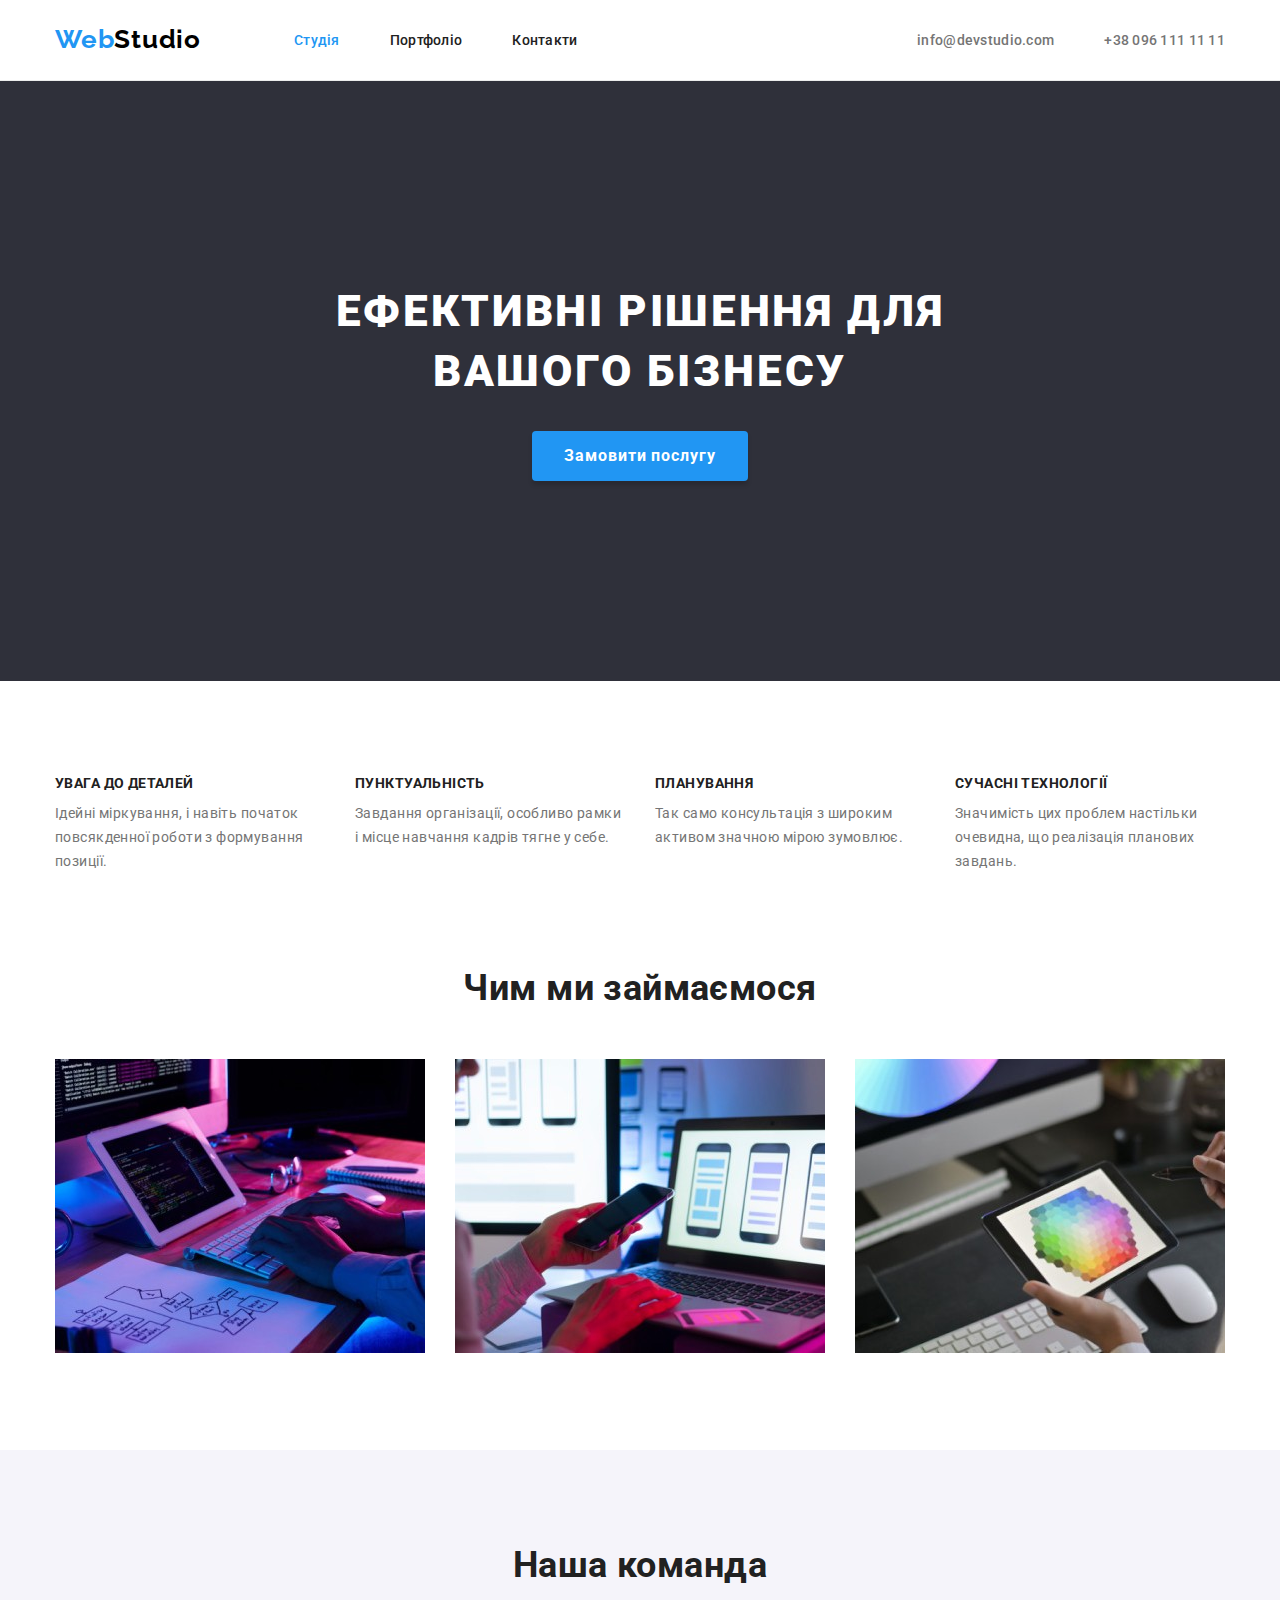
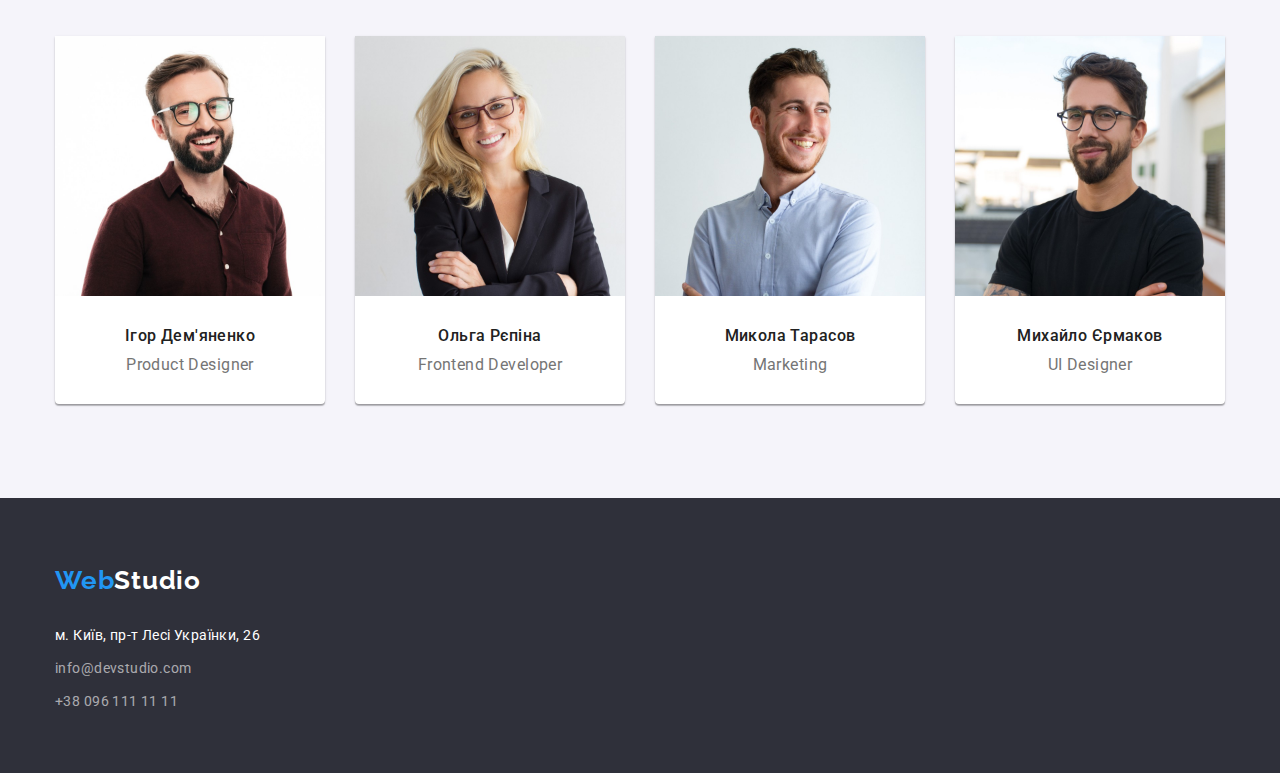
<file: index.html>
<!DOCTYPE html>
<html lang="uk">

<head>
  <meta charset="UTF-8">
  <meta http-equiv="X-UA-Compatible" content="IE=edge">
  <meta name="viewport" content="width=device-width, initial-scale = 1.0">
  <title>Головна</title>
  <link rel="stylesheet" href="https://cdnjs.cloudflare.com/ajax/libs/modern-normalize/1.1.0/modern-normalize.css">
  <link rel="stylesheet" href="css/styles.css">
  <link href="https://fonts.googleapis.com/css2?family=Raleway:wght@700&family=Roboto:wght@400;500;700;900&display=swap"
    rel="stylesheet">
</head>

<body>
  <header class="hero-header header">
    <!-- Contacts  -->
    <div class="container header">
      <a href="" rel="noopener noreferrer nofollow" class="link webstudio"><span class="text-web">Web</span><span
          class="text-studio">Studio</span></a>
      <nav class="nav">
        <ul class="header-list">
          <li class="list-item">
            <a href="./index.html" class="studio link">Студія</a>
          </li>
          <li class="list-item">
            <a href="./portfolio.html" class="portfolio link">Портфоліо</a>
          </li>
          <li class="list-item">
            <a href="" class="contacts link">Контакти</a>
          </li>
        </ul>
      </nav>
      <ul class="list-contacts">
        <li class="list-item">
          <a href="mailto:info@devstudio.com" class="mail link">info@devstudio.com</a>
        </li>
        <li class="list-item">
          <a href="tel:380961111111" class="tel link">+38 096 111 11 11</a>
        </li>
      </ul>
    </div>
  </header>
  <main>
    <!-- Main page -->
    <section class="hero section">
      <div class="container main">
        <h1 class="main-text">Ефективні рішення для вашого бізнесу</h1>
        <button type="button" class="button">Замовити послугу</button>
      </div>
    </section>
    <!-- Our benefits! -->
    <section class="benefits section">
      <div class="container benefits">
        <h2 class="benefits-head visually-hidden">Особливості</h2>
        <ul class="benefits-list">
          <li class="list-item">
            <h3 class="subhead-item">УВАГА ДО ДЕТАЛЕЙ</h3>
            <p class="text-item">
              Ідейні міркування, і навіть початок повсякденної роботи з
              формування позиції.
            </p>
          </li>
          <li class="list-item">
            <h3 class="subhead-item">ПУНКТУАЛЬНІСТЬ</h3>
            <p class="text-item">
              Завдання організації, особливо рамки і місце навчання кадрів тягне
              у себе.
            </p>
          </li>
          <li class="list-item">
            <h3 class="subhead-item">ПЛАНУВАННЯ</h3>
            <p class="text-item">
              Так само консультація з широким активом значною мірою зумовлює.
            </p>
          </li>
          <li class="list-item">
            <h3 class="subhead-item">СУЧАСНІ ТЕХНОЛОГІЇ</h3>
            <p class="text-item">
              Значимість цих проблем настільки очевидна, що реалізація планових
              завдань.
            </p>
          </li>
        </ul>
      </div>
    </section>
    <!-- What are we doing? -->
    <section class="who-we-are">
      <div class="container doing">
        <h2 class="doing-head">Чим ми займаємося</h2>
        <ul class="doing-list">
          <li class="list-item">
            <img src="./images/box1.jpg" alt="typing in keywords" width="370" height="294" class="picture">
          </li>
          <li class="list-item">
            <img src="./images/box2.jpg" alt="phone in hand" width="370" height="294" class="picture">
          </li>
          <li class="list-item">
            <img src="./images/box3.jpg" alt="writing by tablet" width="370" height="294" class="picture">
          </li>
        </ul>
      </div>
    </section>
    <!-- Our team -->
    <section class="team section">
      <div class="container team">
        <h2 class="team-head">Наша команда</h2>
        <ul class="team-list">
          <li class="list-item">
            <img src="./images/teamcard1.jpg" alt="product designer" width="270" height="260" class="card-picture">
            <div class="text">
              <h3 class="subhead-item">Ігор Дем'яненко</h3>
              <p class="text-item">Product Designer</p>
            </div>
          </li>
          <li class="list-item">
            <img src="./images/teamcard2.jpg" alt="Frontend Developer" width="270" height="260" class="card-picture">
            <div class="text">
              <h3 class="subhead-item">Ольга Рєпіна</h3>
              <p class="text-item">Frontend Developer</p>
            </div>
          </li>
          <li class="list-item">
            <img src="./images/teamcard3.jpg" alt="Marketing" width="270" height="260" class="card-picture">
            <div class="text">
              <h3 class="subhead-item">Микола Тарасов</h3>
              <p class="text-item">Marketing</p>
            </div>
          </li>
          <li class="list-item">
            <img src="./images/teamcard4.jpg" alt="UI Designer" width="270" height="260" class="card-picture">
            <div class="text">
              <h3 class="subhead-item">Михайло Єрмаков</h3>
              <p class="text-item">UI Designer</p>
            </div>
          </li>
        </ul>
      </div>
    </section>
  </main>
  <footer class="footer">
    <!-- Logo and address -->
    <div class="container below">
      <a href="" rel="noopener noreferrer nofollow" class="link webstudio-below"><span class="text-web">Web</span><span
          class="text-studio">Studio</span></a>
      <address class="address">
        <ul class="footer-list">
          <li class="list-item">
            <a href="https://www.google.com/maps/place/%D0%B1%D1%83%D0%BB.+%D0%9B%D0%B5%D1%81%D0%B8+%D0%A3%D0%BA%D1%80%D0%B0%D0%B8%D0%BD%D0%BA%D0%B8,+26,+%D0%9A%D0%B8%D0%B5%D0%B2,+%D0%A3%D0%BA%D1%80%D0%B0%D0%B8%D0%BD%D0%B0,+02000/@50.4265807,30.5361971,17z/data=!3m1!4b1!4m5!3m4!1s0x40d4cf0e033ecbe9:0x57a4dffefec77da0!8m2!3d50.4265807!4d30.5383858"
              class="link position">м. Київ, пр-т Лесі Українки, 26
            </a>
          </li>
          <li class="list-item">
            <a href="mailto:info@devstudio.com" class="link">info@devstudio.com</a>
          </li>
          <li class="list-item">
            <a href="tel:+380961111111" class="link">+38 096 111 11 11</a>
          </li>
        </ul>
      </address>
    </div>
  </footer>
</body>

</html>
</file>
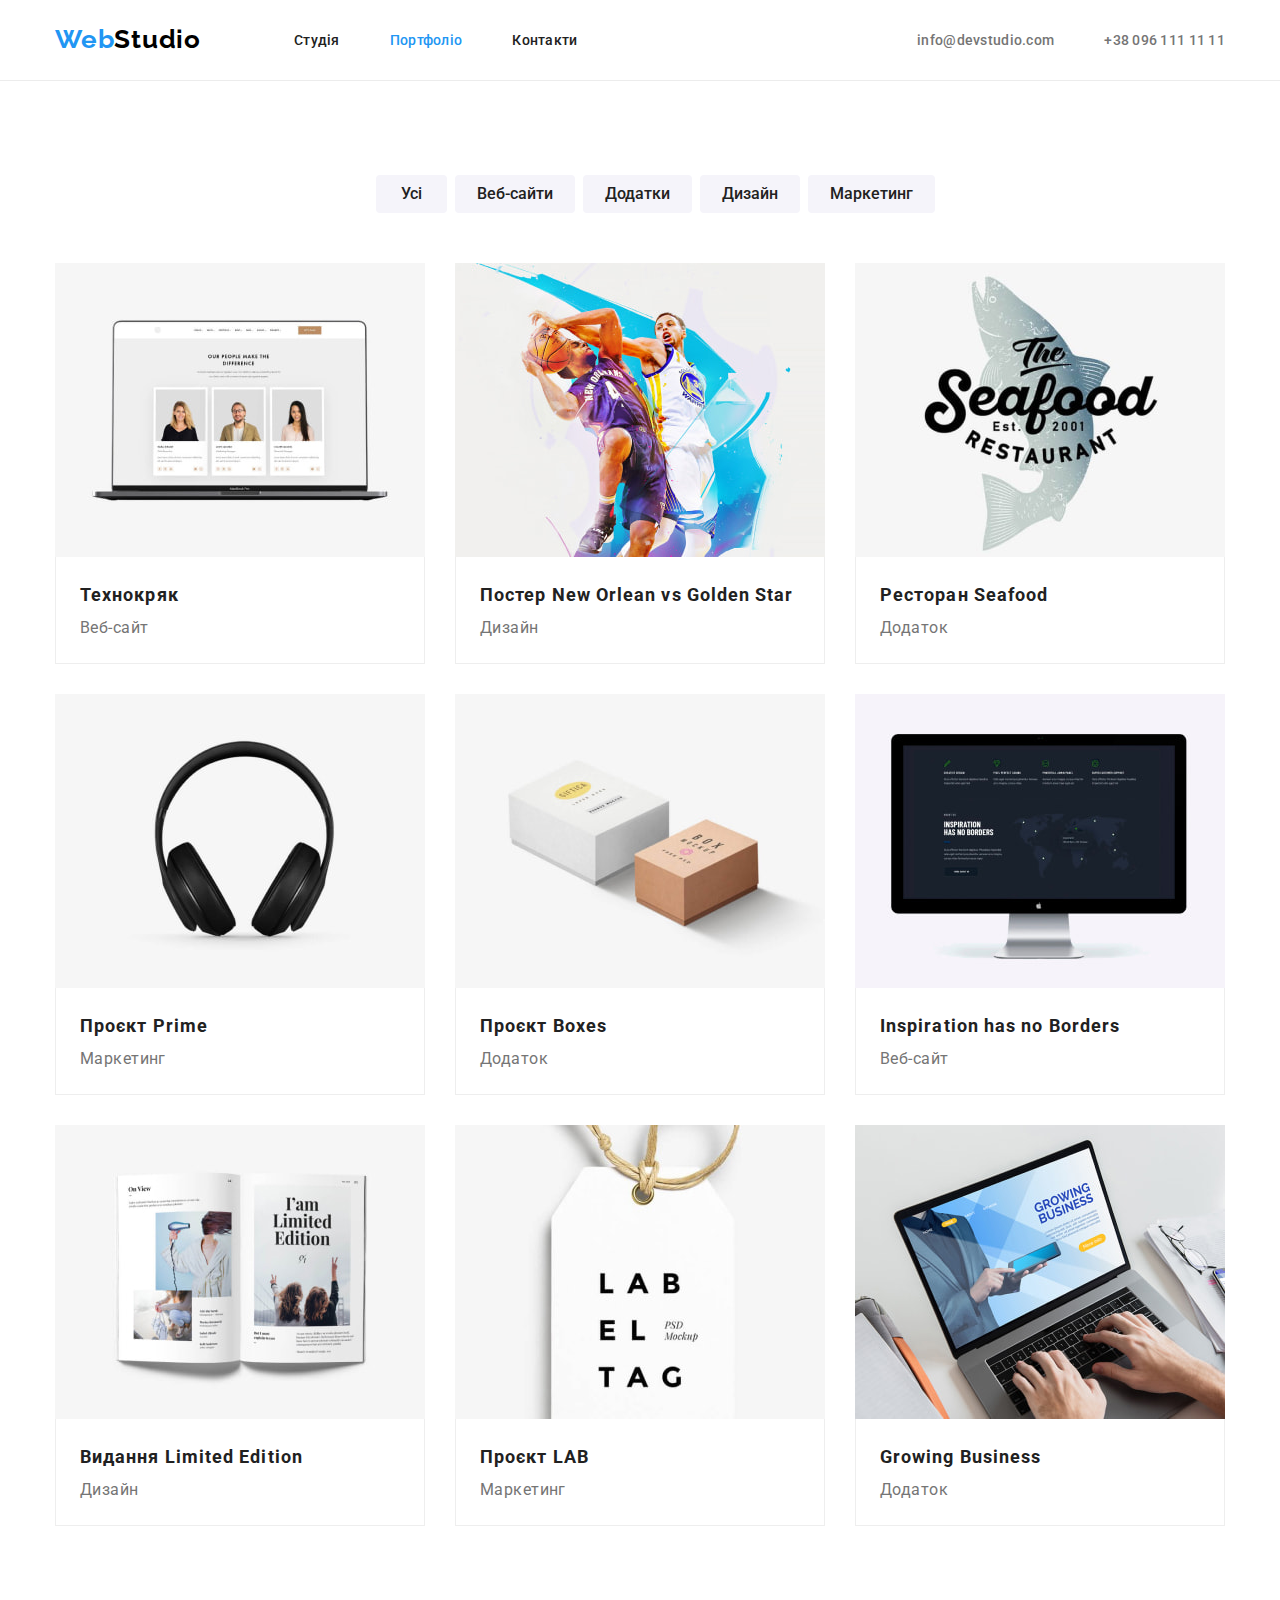
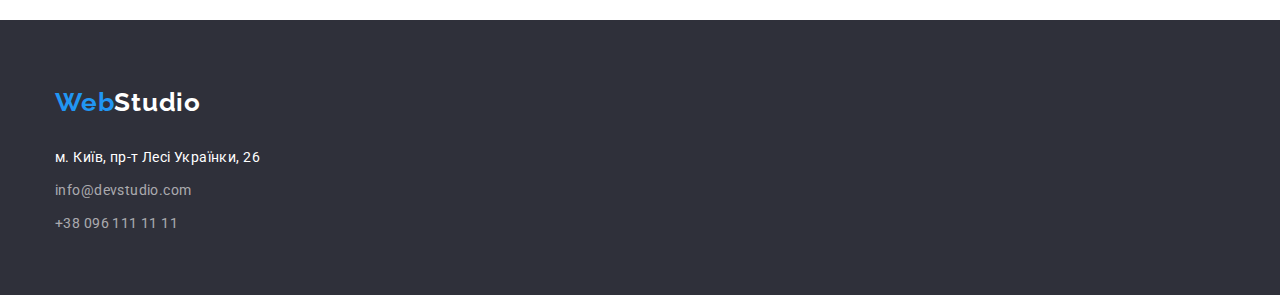
<file: portfolio.html>
<!DOCTYPE html>
<html lang="uk">

<head>
  <meta charset="UTF-8">
  <meta http-equiv="X-UA-Compatible" content="IE=edge">
  <meta name="viewport" content="width=device-width, initial-scale = 1.0">
  <title>Портфоліо</title>
  <link rel="stylesheet" href="https://cdnjs.cloudflare.com/ajax/libs/modern-normalize/1.1.0/modern-normalize.css">
  <link rel="stylesheet" href="css/styles.css">
  <link href="https://fonts.googleapis.com/css2?family=Raleway:wght@700&family=Roboto:wght@400;500;700;900&display=swap"
    rel="stylesheet">
</head>

<body>
  <header class="portfolio-header header">
    <!-- Contacts  -->
    <div class="container header">
      <a href="" class="link webstudio" rel="noopener noreferrer nofollow"><span class="text-web">Web</span><span
          class="text-studio">Studio</span></a>
      <nav class="nav">
        <ul class="header-list">
          <li class="list-item">
            <a href="./index.html" rel="noopener noreferrer nofollow" class="studio link">Студія</a>
          </li>
          <li class="list-item">
            <a href="./portfolio.html" rel="noopener noreferrer nofollow" class="portfolio link">Портфоліо</a>
          </li>
          <li class="list-item">
            <a href="" rel="noopener noreferrer nofollow" class="contacts link">Контакти</a>
          </li>
        </ul>
      </nav>
      <ul class="list-contacts">
        <li class="list-item">
          <a href="mailto:info@devstudio.com" class="mail link">info@devstudio.com</a>
        </li>
        <li class="list-item">
          <a href="tel:380961111111" class="tel link">+38 096 111 11 11</a>
        </li>
      </ul>
    </div>
  </header>
  <main>
    <section class="portfolio-section section">
      <div class="container page-portfolio">
        <h1 class="portfolio-head visually-hidden">Портфоліо</h1>
        <ul class="filter-list">
          <li class="list-item">
            <button type="button" class="filters filters-first">Усі</button>
          </li>
          <li class="list-item">
            <button type="button" class="filters">Веб-сайти</button>
          </li>
          <li class="list-item">
            <button type="button" class="filters">Додатки</button>
          </li>
          <li class="list-item">
            <button type="button" class="filters">Дизайн</button>
          </li>
          <li class="list-item">
            <button type="button" class="filters">Маркетинг</button>
          </li>
        </ul>
        <ul class="card-list">
          <li class="list-item">
            <a href="" class="link">
              <img src="./images/picture1.jpg" alt="some people in laptop" width="370" height="294"
                class="portfolio-picture">
              <div class="text-portfolio">
                <h2 class="subhead-item">Технокряк</h2>
                <p class="text-item">Веб-сайт</p>
              </div>
            </a>
          </li>
          <li class="list-item">
            <a href="" class="link">
              <img src="./images/picture2.jpg" alt="basketball" width="370" height="294" class="portfolio-picture">
              <div class="text-portfolio">
                <h2 class="subhead-item">Постер New Orlean vs Golden Star</h2>
                <p class="text-item">Дизайн</p>
              </div>
            </a>
          </li>
          <li class="list-item">
            <a href="" class="link">
              <img src="./images/picture3.jpg" alt="seafood restaurant" width="370" height="294"
                class="portfolio-picture">
              <div class="text-portfolio">
                <h2 class="subhead-item">Ресторан Seafood</h2>
                <p class="text-item">Додаток</p>
              </div>
            </a>
          </li>
          <li class="list-item">
            <a href="" class="link">
              <img src="./images/picture4.jpg" alt="headphone" width="370" height="294" class="portfolio-picture">
              <div class="text-portfolio">
                <h2 class="subhead-item">Проєкт Prime</h2>
                <p class="text-item">Маркетинг</p>
              </div>
            </a>
          </li>
          <li class="list-item">
            <a href="" class="link">
              <img src="./images/picture5.jpg" alt="boxes" width="370" height="294" class="portfolio-picture">
              <div class="text-portfolio">
                <h2 class="subhead-item">Проєкт Boxes</h2>
                <p class="text-item">Додаток</p>
              </div>
            </a>
          </li>
          <li class="list-item">
            <a href="" class="link">
              <img src="./images/picture6.jpg" alt="display" width="370" height="294" class="portfolio-picture">
              <div class="text-portfolio">
                <h2 class="subhead-item">Inspiration has no Borders</h2>
                <p class="text-item">Веб-сайт</p>
              </div>
            </a>
          </li>
          <li class="list-item">
            <a href="" class="link">
              <img src="./images/picture7.jpg" alt="limited edition" width="370" height="294" class="portfolio-picture">
              <div class="text-portfolio">
                <h2 class="subhead-item">Видання Limited Edition</h2>
                <p class="text-item">Дизайн</p>
              </div>
            </a>
          </li>
          <li class="list-item">
            <a href="" class="link">
              <img src="./images/picture8.jpg" alt="label tag" width="370" height="294" class="portfolio-picture">
              <div class="text-portfolio">
                <h2 class="subhead-item">Проєкт LAB</h2>
                <p class="text-item">Маркетинг</p>
              </div>
            </a>
          </li>
          <li class="list-item">
            <a href="" class="link">
              <img src="./images/picture9.jpg" alt="laptop" width="370" height="294" class="portfolio-picture">
              <div class="text-portfolio">
                <h2 class="subhead-item">Growing Business</h2>
                <p class="text-item">Додаток</p>
              </div>
            </a>
          </li>
        </ul>
      </div>
    </section>
  </main>
  <footer class="footer">
    <!-- Logo and address -->
    <div class="container below">
      <a href="" rel="noopener noreferrer nofollow" class="link webstudio-below"><span class="text-web">Web</span><span
          class="text-studio">Studio</span></a>
      <address class="address">
        <ul class="footer-list">
          <li class="list-item">
            <a href="https://www.google.com/maps/place/%D0%B1%D1%83%D0%BB.+%D0%9B%D0%B5%D1%81%D0%B8+%D0%A3%D0%BA%D1%80%D0%B0%D0%B8%D0%BD%D0%BA%D0%B8,+26,+%D0%9A%D0%B8%D0%B5%D0%B2,+%D0%A3%D0%BA%D1%80%D0%B0%D0%B8%D0%BD%D0%B0,+02000/@50.4265807,30.5361971,17z/data=!3m1!4b1!4m5!3m4!1s0x40d4cf0e033ecbe9:0x57a4dffefec77da0!8m2!3d50.4265807!4d30.5383858"
              class="position link">м. Київ, пр-т Лесі Українки, 26</a>
          </li>
          <li class="list-item">
            <a href="mailto:info@devstudio.com" class="link">info@devstudio.com</a>
          </li>
          <li class="list-item">
            <a href="tel:+380961111111" class="link">+38 096 111 11 11</a>
          </li>
        </ul>
      </address>
    </div>
  </footer>
</body>

</html>
</file>
<file: css/styles.css>
/* Global settings */
:root {
  --blue-color: #2196f3;
  --white-color: #ffffff;
  --light-black-color: #2f303a;
  --grey-color: #757575;
  --black-color: #000000;
  --dark-black-color: #212121;
}
body {
  font-family: "Roboto", sans-serif;
  font-size: 14px;
  letter-spacing: 0.03em;
}
*,
*::before,
*::after {
  box-sizing: border-box;
}
ul,
h1,
h2,
h3,
p {
  margin: 0;
  padding: 0;
}
.list-item {
  list-style: none;
}
.link {
  text-decoration: none;
}
.visually-hidden {
  position: absolute;
  width: 1px;
  height: 1px;
  margin: -1px;
  border: 0;
  padding: 0;

  white-space: nowrap;
  clip-path: inset(100%);
  clip: rect(0 0 0 0);
  overflow: hidden;
}
.section {
  padding: 94px 0;
}
.container {
  display: flex;
  width: 1200px;
  padding: 0 15px;
  margin: 0 auto;
  align-items: center;
}
/* header settings */
.studio,
.portfolio,
.contacts {
  padding-top: 32px;
  padding-bottom: 32px;
  font-weight: 500;
  font-size: 14px;
  line-height: calc(16 / 14);
  letter-spacing: 0.02em;
  color: var(--dark-black-color);
}
.hero-header .studio,
.portfolio-header .portfolio {
  color: var(--blue-color);
}
.hero-header .portfolio .portfolio-header .studio {
  color: var(--dark-black-color);
}
.mail,
.tel {
  padding-top: 32px;
  padding-bottom: 32px;
  font-weight: 500;
  font-size: 14px;
  line-height: calc(16 / 14);
  letter-spacing: 0.02em;
  color: var(--grey-color);
}
.studio:hover,
.studio:focus,
.portfolio:hover,
.portfolio:focus,
.contacts:hover,
.contacts:focus,
.mail:hover,
.mail:focus,
.tel:hover,
.tel:focus,
.place:hover,
.place:focus {
  color: var(--blue-color);
}
.text-web {
  color: var(--blue-color);
}
.header .text-studio {
  color: var(--black-color);
}
.hero-header {
  border-bottom: 1px solid #ececec;
}
.portfolio-header {
  border-bottom: 1px solid #ececec;
}
.header-list {
  display: flex;
  justify-content: space-between;
}
.nav .list-item {
  padding-top: 32px;
  padding-bottom: 32px;
  align-items: center;
}
.nav .list-item:not(:last-child) {
  margin-right: 50px;
}
.webstudio {
  font-family: "Raleway";
  margin-right: 93px;
  font-weight: 700;
  font-size: 26px;
  line-height: calc(31 / 26);
  letter-spacing: 0.03em;
  padding-top: 24px;
  padding-bottom: 25px;
}
.list-contacts {
  display: flex;
  margin-left: auto;
  align-items: center;
}
.list-contacts .list-item:not(:last-child) {
  margin-right: 50px;
}
.footer .text-studio {
  color: var(--white-color);
}
/* hero main settings */
.main-text {
  width: 696px;
  margin-bottom: 30px;
  margin-left: auto;
  margin-right: auto;
  font-weight: 900;
  font-size: 44px;
  line-height: calc(60 / 44);
  text-align: center;
  letter-spacing: 0.06em;
  text-transform: uppercase;
  color: var(--white-color);
}
.button {
  box-sizing: inherit;
  display: inherit;
  align-items: center;
  justify-content: center;
  cursor: pointer;
  font-family: inherit;
  font-weight: 700;
  font-size: 16px;
  line-height: calc(30 / 16);
  letter-spacing: 0.06em;
  color: var(--white-color);
  background-color: var(--blue-color);
  box-shadow: 0px 4px 4px rgba(0, 0, 0, 0.15);
  border-radius: 4px;
  margin: 0 auto;
  width: 216px;
  height: 50px;
  padding: 0;
  border: transparent;
}
.button:active,
.button:hover,
.button:focus {
  background-color: #188ce8;
}
.hero {
  display: flex;
  background-color: var(--light-black-color);
  padding: 200px 0;
}
.container.main {
  display: block;
}
/* benefits section settings */
.benefits-head,
.doing-head,
.team-head,
.portfolio-head {
  font-weight: 700;
  font-size: 36px;
  line-height: calc(42 / 36);
  text-align: center;
  color: var(--dark-black-color);
}
.benefits .subhead-item {
  font-size: 14px;
  font-weight: 700;
  line-height: calc(16 / 14);
  text-transform: uppercase;
  color: var(--dark-black-color);
  margin-bottom: 10px;
}
.benefits .text-item {
  line-height: calc(24 / 14);
  color: var(--grey-color);
}
.container.benefits {
  display: flex;
}
.benefits-list {
  display: inherit;
  column-gap: 30px;
  row-gap: 10px;
  flex-grow: 1;
}
.benefits-list .list-item {
  width: 270px;
}
/* doing section settings */
.who-we-are {
  padding-bottom: 94px;
}
.container.doing {
  display: inherit;
}
.doing-head {
  margin-bottom: 50px;
}
.doing-list {
  display: inline-flex;
  column-gap: 30px;
}
/* team section settings */
.team {
  background-color: #f5f4fa;
}
.team .subhead-item {
  margin-bottom: 10px;
  font-weight: 500;
  font-size: 16px;
  line-height: calc(19 / 16);
  text-align: center;
  color: var(--dark-black-color);
}
.team .text-item {
  font-size: 16px;
  line-height: calc(19 / 16);
  text-align: center;
  color: var(--grey-color);
}
.container.team {
  display: inherit;
}
.team-head {
  margin-bottom: 50px;
}
.team-list {
  display: flex;
  column-gap: 30px;
}
.card-picture {
  display: block;
}
.text {
  padding-top: 30px;
  padding-bottom: 30px;
}
.team-list .list-item {
  background-color: var(--white-color);
  box-shadow: 0px 1px 3px rgba(0, 0, 0, 0.12), 0px 1px 1px rgba(0, 0, 0, 0.14),
    0px 2px 1px rgba(0, 0, 0, 0.2);
  border-radius: 0px 0px 4px 4px;
  max-width: 270px;
  flex-basis: calc((100% - 90px) / 4);
}
/* footer settings */
.footer {
  background-color: var(--light-black-color);
  padding-top: 60px;
  padding-bottom: 60px;
}
.footer .link,
.footer .link,
.footer .link {
  font-style: normal;
  line-height: calc(24 / 14);
  color: rgba(255, 255, 255, 0.6);
}
.footer .position {
  color: var(--white-color);
}
.footer .place {
  color: var(--white-color);
}
.address .link:hover,
.address .link:focus {
  color: var(--blue-color);
}
.container.below {
  display: block;
  align-items: center;
  justify-content: flex-start;
}
.webstudio-below {
  display: block;
  font-family: "Raleway";
  font-weight: 700;
  font-size: 26px;
  line-height: calc(31 / 26);
  letter-spacing: 0.03em;
  margin-bottom: 20px;
}
.address .list-item:not(:last-child) {
  display: block;
  margin-bottom: 9px;
}
/* portfolio section settings */
.filters {
  padding: 6px 22px;
  cursor: pointer;
  font-family: inherit;
  font-weight: 500;
  font-size: 16px;
  line-height: calc(26 / 16);
  text-align: center;
  color: var(--dark-black-color);
  background-color: #f5f4fa;
  border-radius: 4px;
  border: transparent;
}
.filters-first {
  padding: 6px 25px;
}
.filters:active,
.filters:hover,
.filter:focus {
  color: var(--white-color);
  background-color: var(--blue-color);
  box-shadow: 0px 3px 1px rgba(0, 0, 0, 0.1), 0px 1px 2px rgba(0, 0, 0, 0.08),
    0px 2px 2px rgba(0, 0, 0, 0.12);
}
.card-list .subhead-item {
  font-weight: 700;
  font-size: 18px;
  line-height: calc(36 / 18);
  letter-spacing: 0.06em;
  color: var(--dark-black-color);
}
.card-list .text-item {
  font-size: 16px;
  line-height: calc(30 / 16);
  color: var(--grey-color);
}
.card-list .list-item {
  background-color: var(--white-color);
}
.container.buttons {
  margin: 0 auto;
  display: inherit;
}
.filter-list {
  margin: 0;
  padding: 0;
  width: 1200px;
  display: inline-flex;
  justify-content: center;
  margin-left: auto;
  margin-right: auto;
  margin-bottom: 50px;
}
.filter-list .list-item:not(:last-child) {
  margin-right: 8px;
}
.container.card {
  display: flex;
}
.card-list {
  display: flex;
  flex-wrap: wrap;
  gap: 30px;
}
.card-list .list-item {
  flex-basis: calc((100% - 60px) / 3);
  max-width: 370px;
}
.portfolio-picture {
  display: block;
}
.text-portfolio {
  padding: 20px 24px;
  border-left: 1px solid #eeeeee;
  border-bottom: 1px solid #eeeeee;
  border-right: 1px solid #eeeeee;
}
.page-portfolio {
  display: inherit;
}
</file>
